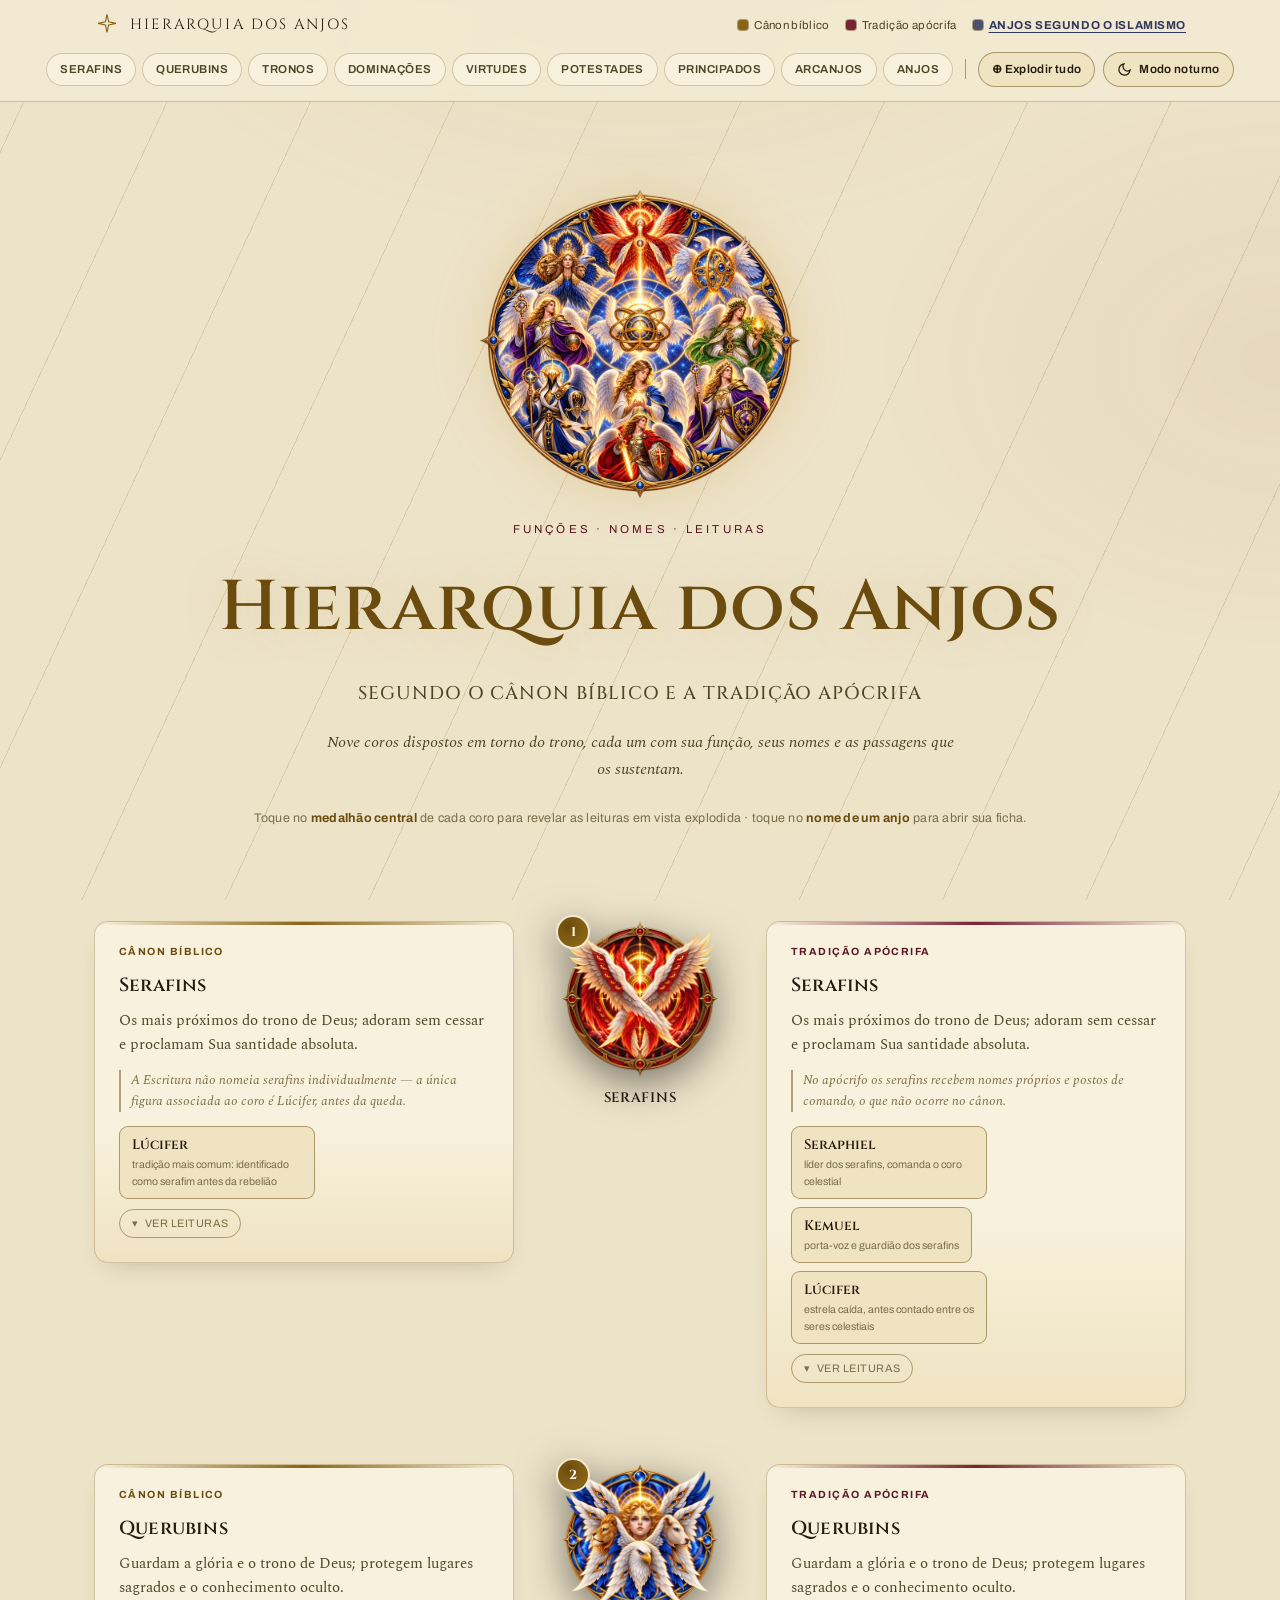
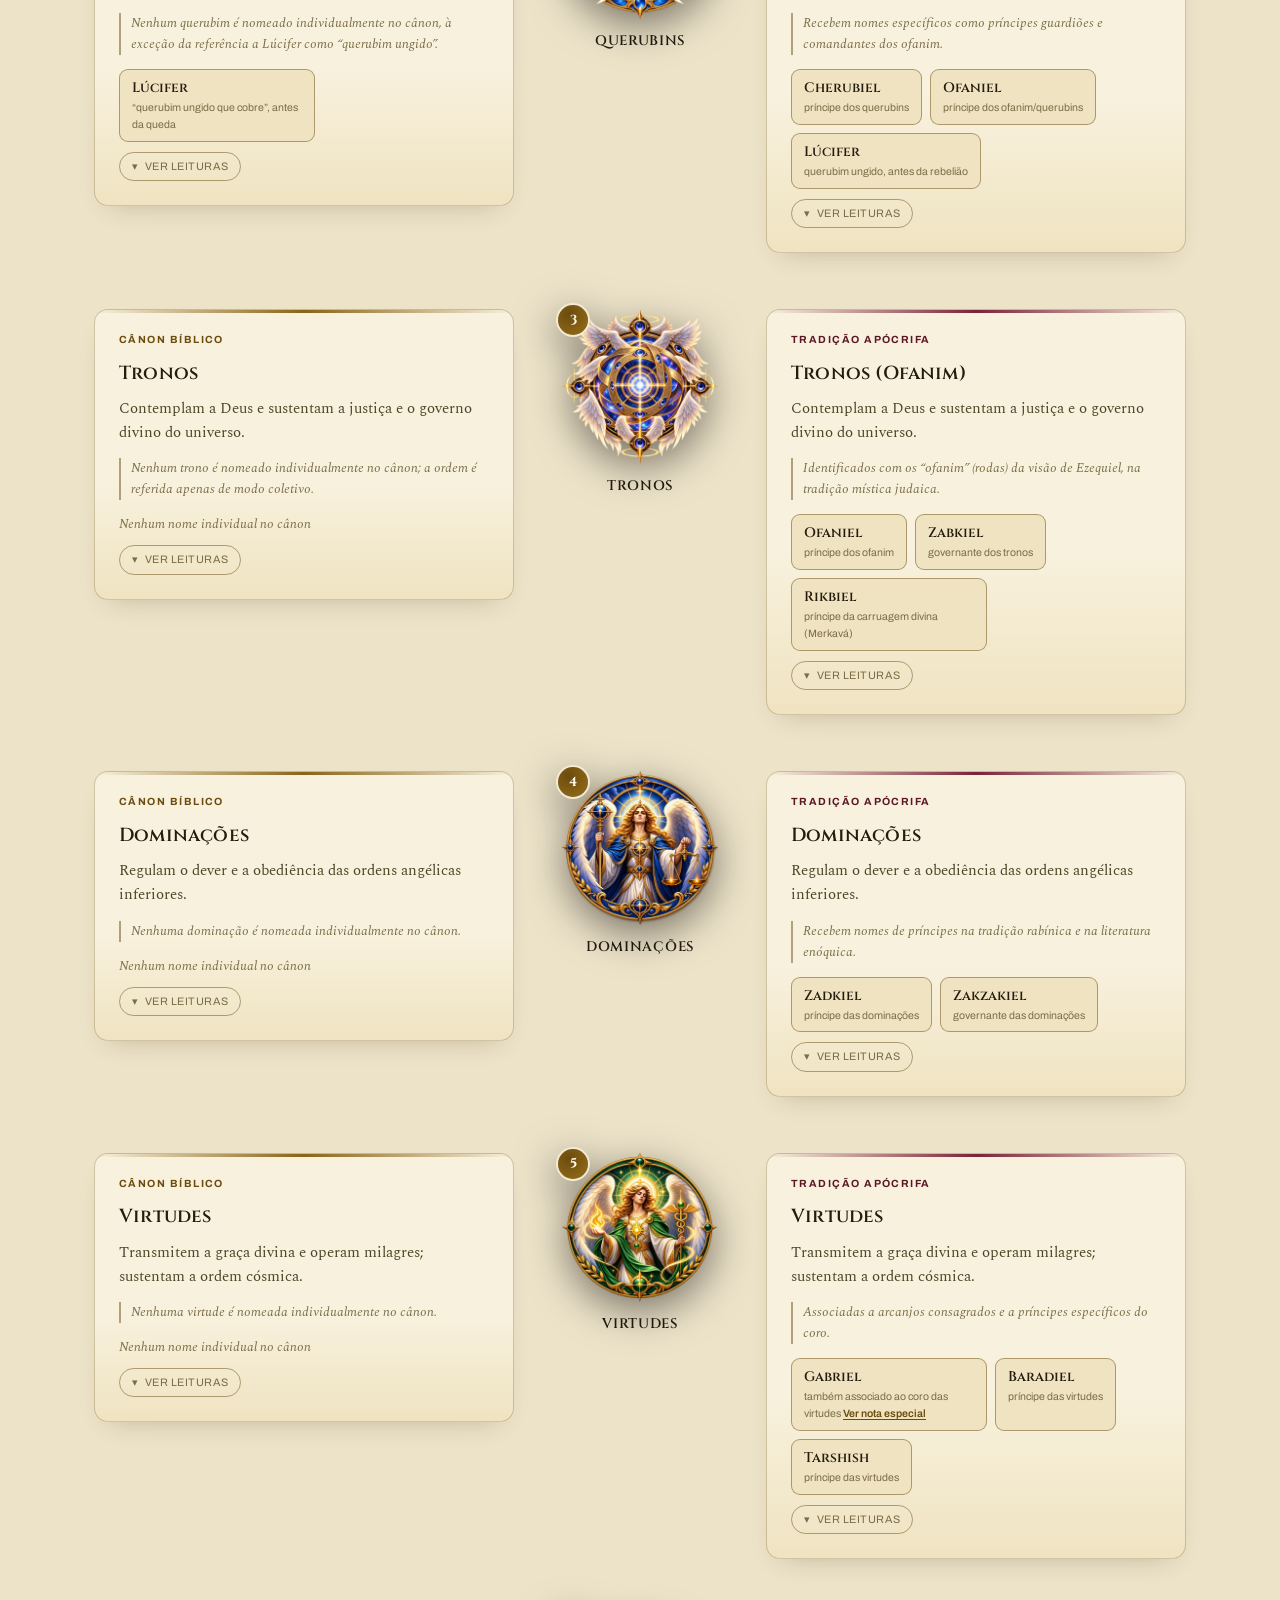
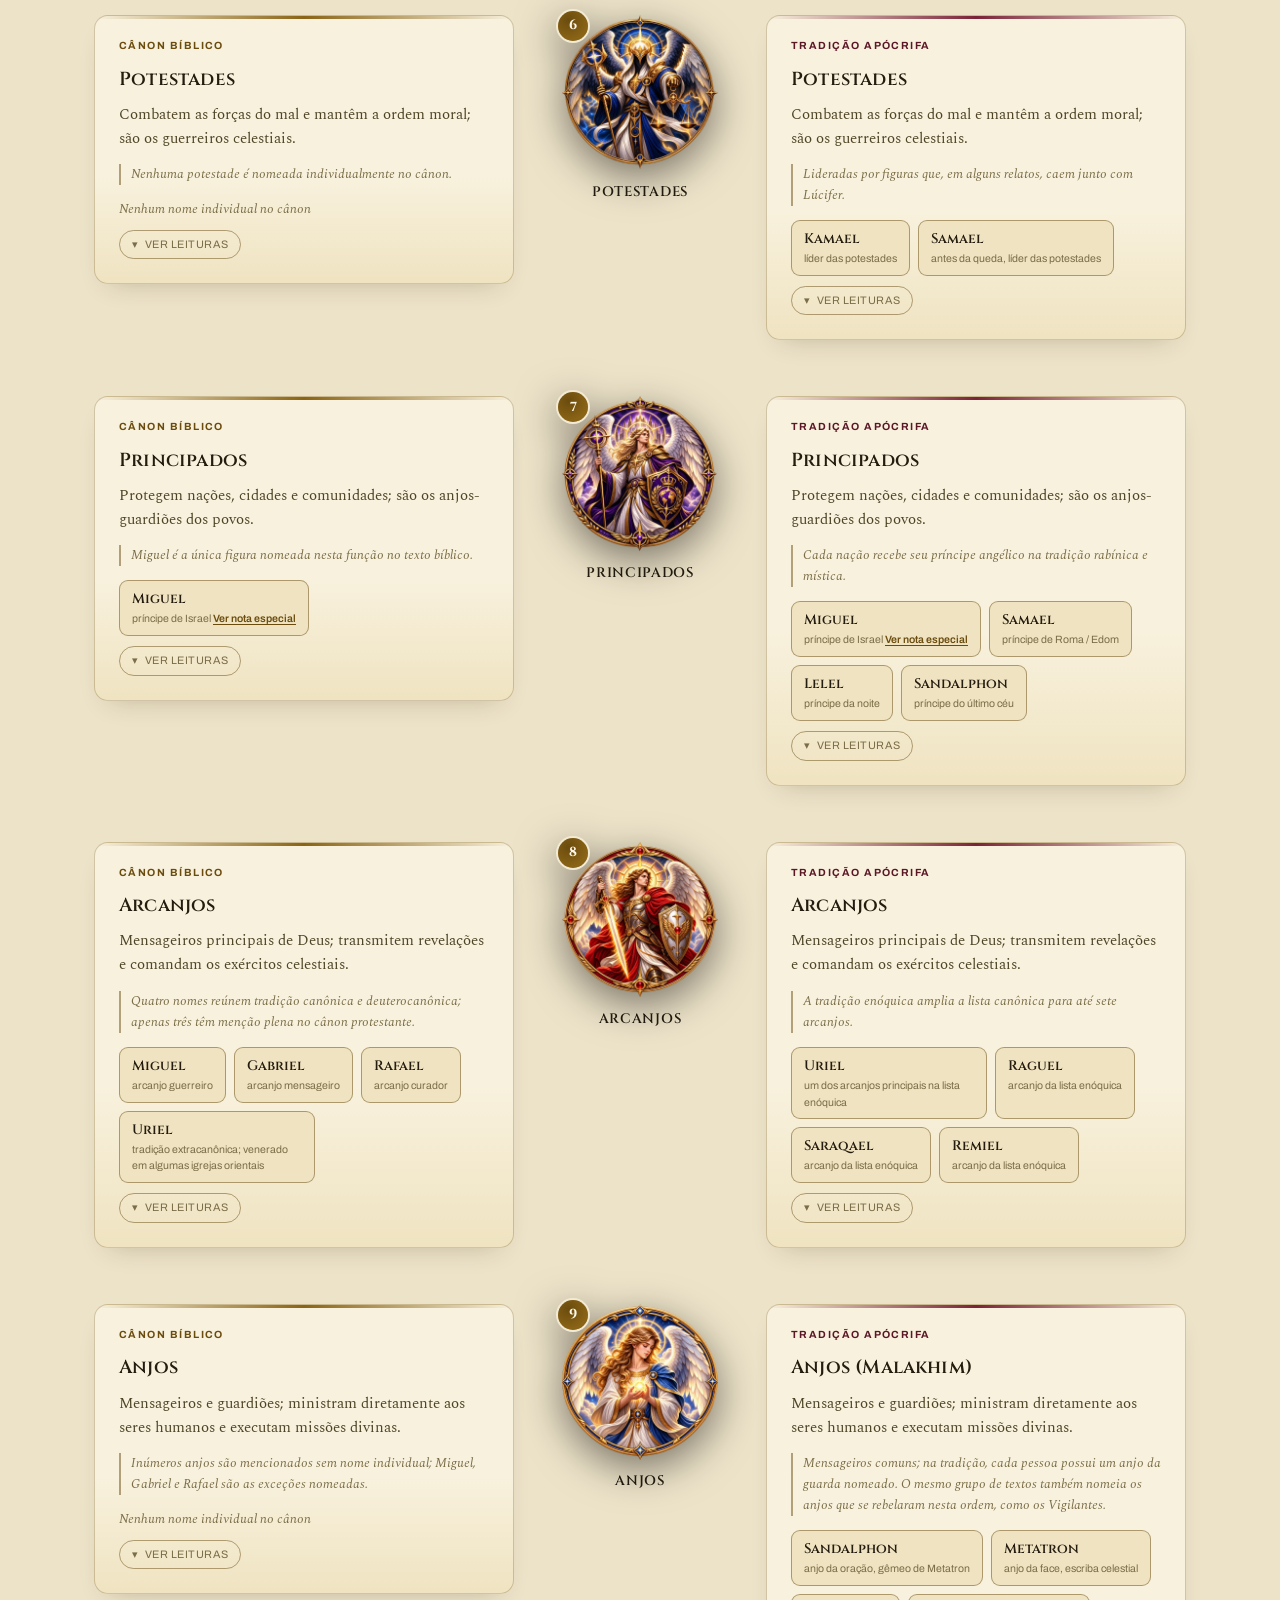
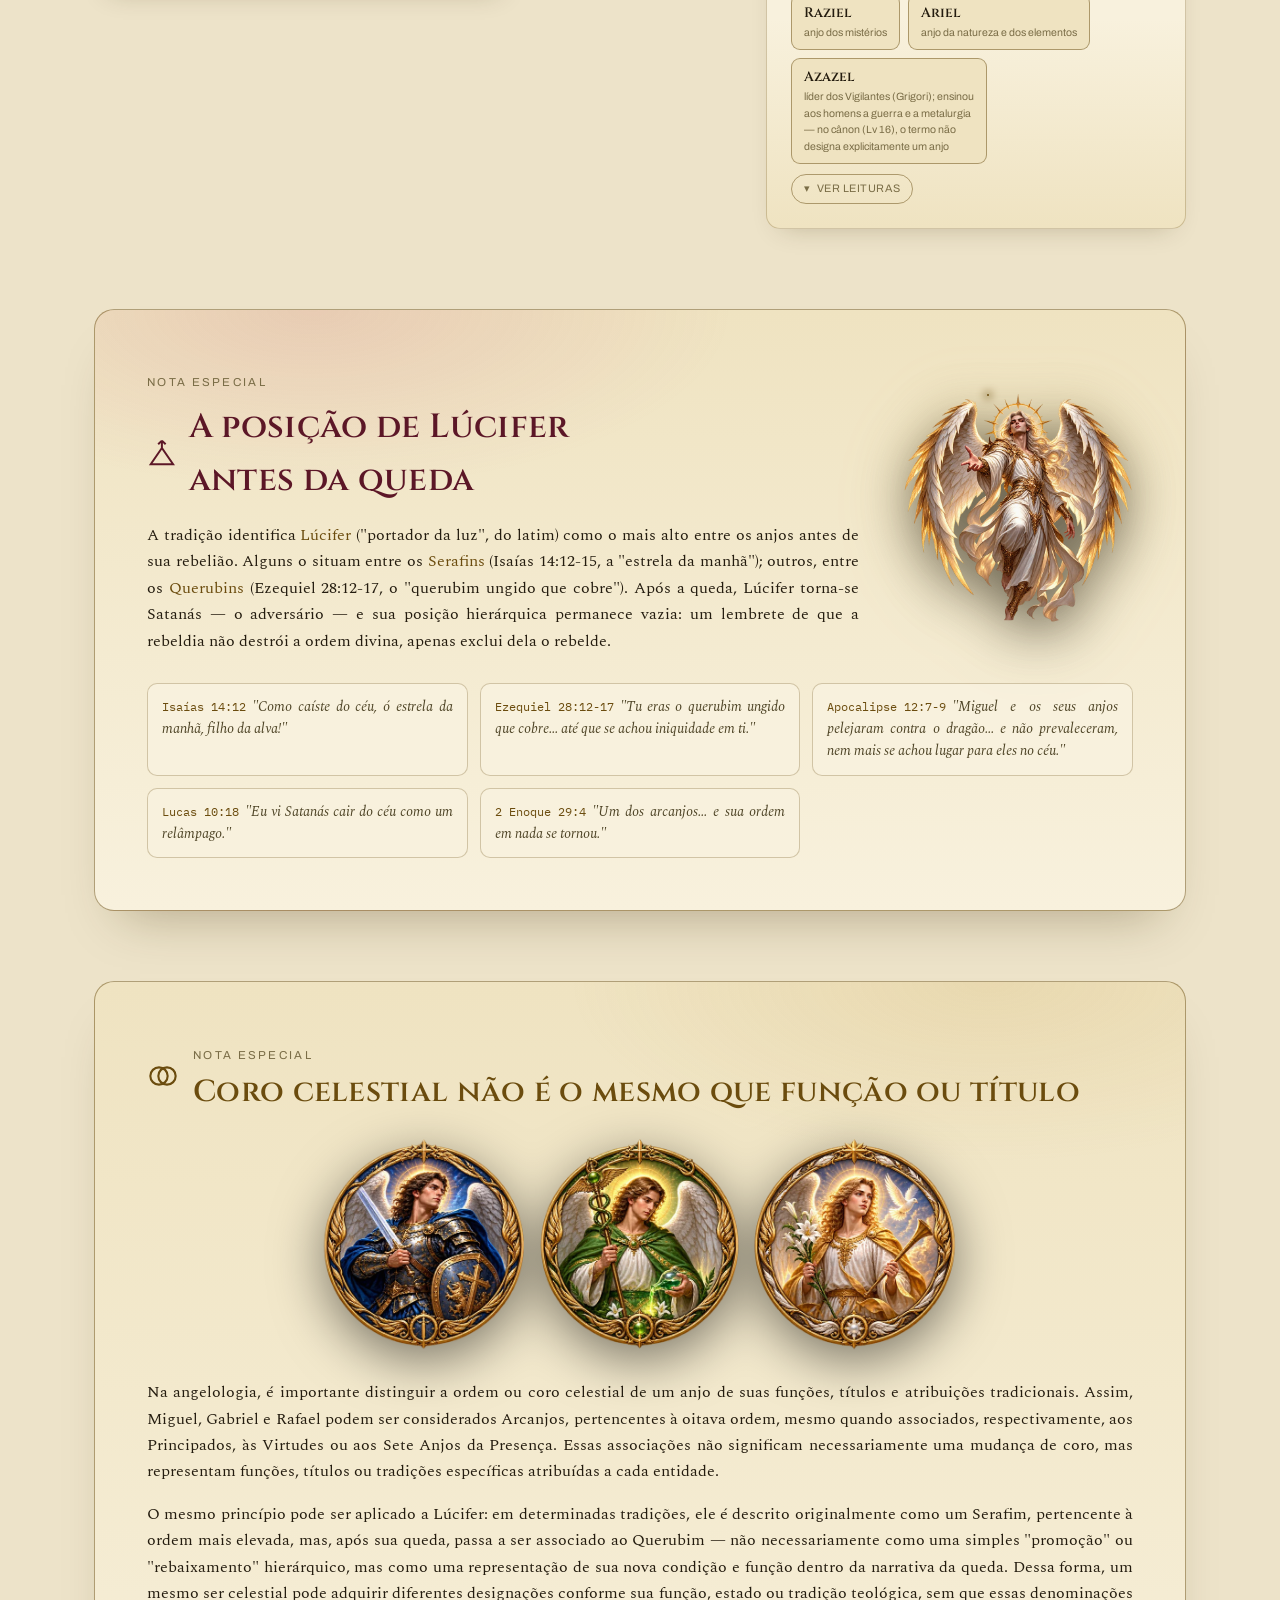
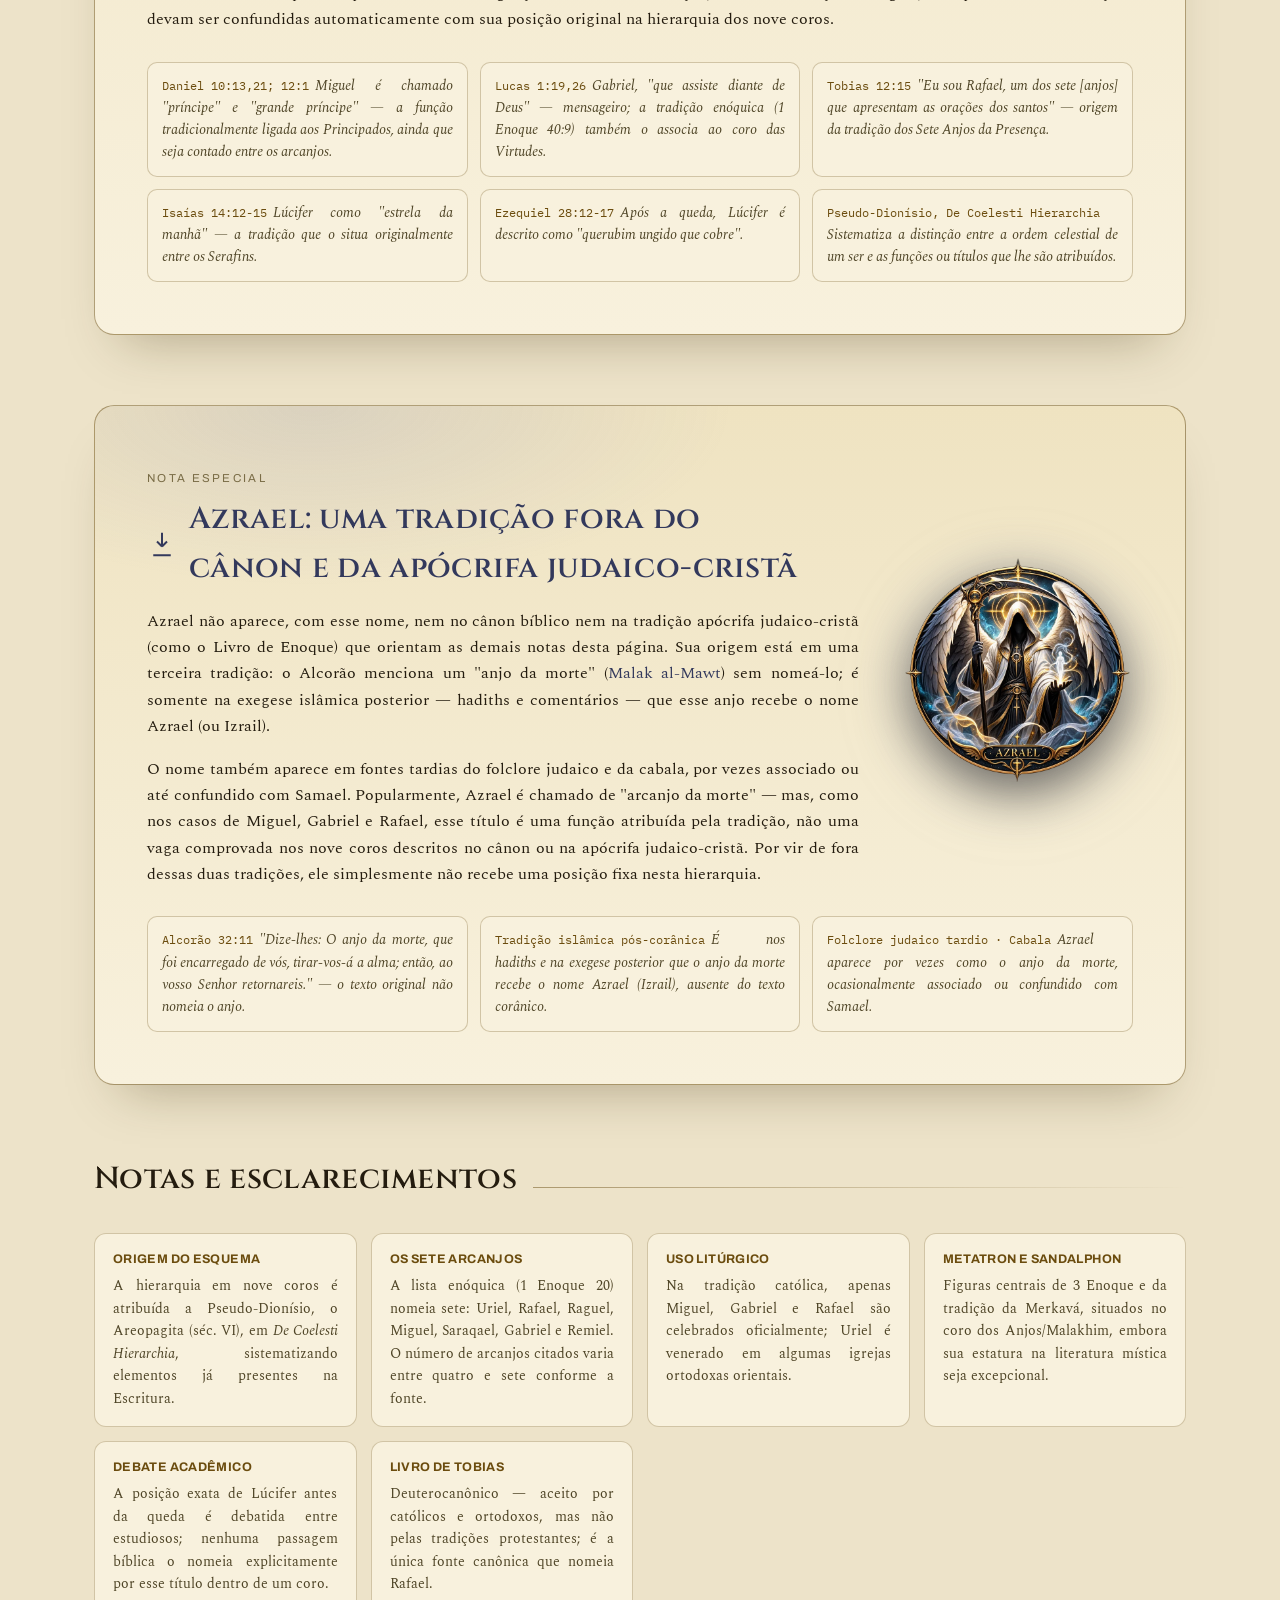
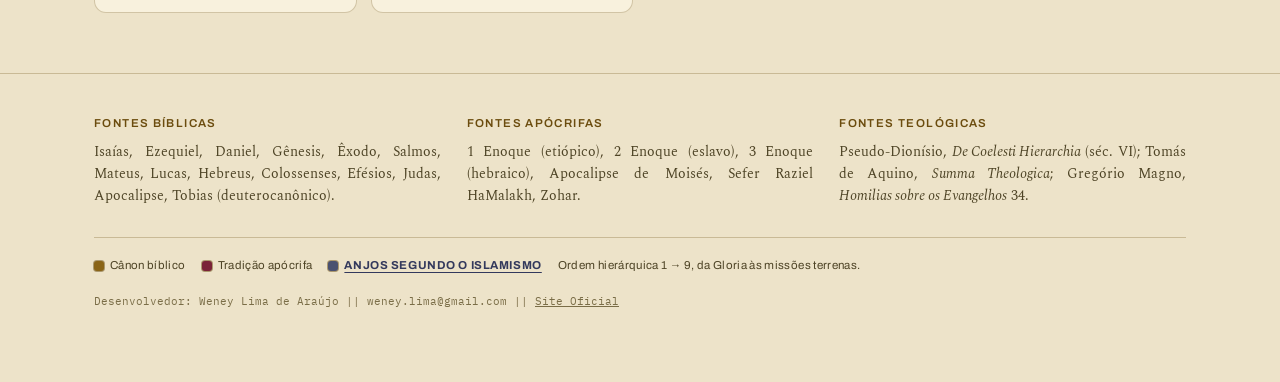
<file: index.html>
<!DOCTYPE html>
<html lang="pt-BR">
<head>
<meta charset="UTF-8">
<meta name="viewport" content="width=device-width, initial-scale=1.0">
<title>Hierarquia dos Anjos</title>
<meta name="description" content="Infográfico interativo dos nove coros angélicos segundo o cânon bíblico e a tradição apócrifa, com vista explodida por clique e fichas de cada anjo.">
<link rel="icon" type="image/png" href="img/favicon.png">
<link rel="apple-touch-icon" href="img/apple-touch-icon.png">
<link rel="stylesheet" href="css/style.css">
</head>
<body>

<div class="page">

<div class="starfield" id="starfield" aria-hidden="true"></div>

<header class="topbar">
  <div class="topbar-inner">
    <div class="brand">
      <svg viewBox="0 0 32 32" fill="none" stroke="currentColor" stroke-width="1.4"><path d="M16 3 L18 12 L27 14 L18 16 L16 25 L14 16 L5 14 L14 12 Z"/></svg>
      <span class="brand-text">Hierarquia dos Anjos</span>
    </div>
    <div class="legend-strip">
      <span class="legend-chip"><i class="canon"></i>Cânon bíblico</span>
      <span class="legend-chip"><i class="apoc"></i>Tradição apócrifa</span>
      <a href="islamismo.html" class="legend-chip islam-link"><i class="islam"></i>Anjos segundo o Islamismo</a>
    </div>
  </div>
  <nav class="ordernav" id="ordernav" aria-label="Menu das ordens angélicas">
    <div class="order-items" id="orderItems"></div>
    <span class="nav-sep" aria-hidden="true"></span>
    <button class="explode-all ui" id="explodeAll" type="button" aria-pressed="false">⊕ Explodir tudo</button>
    <button class="theme-toggle" id="themeToggle" type="button" aria-label="Alternar tema claro/escuro">
      <svg id="themeIcon" viewBox="0 0 24 24" fill="none" stroke="currentColor" stroke-width="2"><path d="M21 12.8A9 9 0 1 1 11.2 3a7 7 0 0 0 9.8 9.8Z"/></svg>
      <span id="themeLabel">Modo noturno</span>
    </button>
  </nav>
</header>

<main class="wrap">

  <section class="hero">
    <img class="rose" src="img/hero.webp" alt="Mandala com os nove coros angélicos reunidos ao redor do trono" width="800" height="770">
    <p class="eyebrow">Funções · nomes · leituras</p>
    <h1>Hierarquia dos Anjos</h1>
    <p class="sub">Segundo o cânon bíblico e a tradição apócrifa</p>
    <p class="lede">Nove coros dispostos em torno do trono, cada um com sua função, seus nomes e as passagens que os sustentam.</p>
    <p class="hint ui">Toque no <b>medalhão central</b> de cada coro para revelar as leituras em vista explodida · toque no <b>nome de um anjo</b> para abrir sua ficha.</p>
  </section>

  <section class="choirs" id="choirs" aria-label="Os nove coros angélicos"></section>

  <section class="lucifer" id="lucifer">
    <div class="lucifer-top">
      <div class="lucifer-content">
        <p class="kicker ui">Nota especial</p>
        <div class="lucifer-head">
          <svg viewBox="0 0 24 24" fill="none" stroke="currentColor" stroke-width="1.6"><path d="M12 2v6M12 2l-3 3M12 2l3 3M12 8 3 21h18L12 8Z"/></svg>
          <h2>A posição de Lúcifer antes da queda</h2>
        </div>
        <p class="body">A tradição identifica <em>Lúcifer</em> ("portador da luz", do latim) como o mais alto entre os anjos antes de sua rebelião. Alguns o situam entre os <em>Serafins</em> (Isaías 14:12-15, a "estrela da manhã"); outros, entre os <em>Querubins</em> (Ezequiel 28:12-17, o "querubim ungido que cobre"). Após a queda, Lúcifer torna-se Satanás — o adversário — e sua posição hierárquica permanece vazia: um lembrete de que a rebeldia não destrói a ordem divina, apenas exclui dela o rebelde.</p>
      </div>
      <div class="lucifer-figure">
        <img src="img/lucifer.webp" alt="Lúcifer, o portador da luz, retratado antes da queda" width="700" height="700" loading="lazy">
      </div>
    </div>
    <div class="lucifer-refs">
      <div class="reading"><span class="cite">Isaías 14:12</span><span class="quote">"Como caíste do céu, ó estrela da manhã, filho da alva!"</span></div>
      <div class="reading"><span class="cite">Ezequiel 28:12-17</span><span class="quote">"Tu eras o querubim ungido que cobre... até que se achou iniquidade em ti."</span></div>
      <div class="reading"><span class="cite">Apocalipse 12:7-9</span><span class="quote">"Miguel e os seus anjos pelejaram contra o dragão... e não prevaleceram, nem mais se achou lugar para eles no céu."</span></div>
      <div class="reading"><span class="cite">Lucas 10:18</span><span class="quote">"Eu vi Satanás cair do céu como um relâmpago."</span></div>
      <div class="reading"><span class="cite">2 Enoque 29:4</span><span class="quote">"Um dos arcanjos... e sua ordem em nada se tornou."</span></div>
    </div>
  </section>

  <section class="orders-note" id="orders-note">
    <div class="orders-note-head">
      <svg viewBox="0 0 24 24" fill="none" stroke="currentColor" stroke-width="1.6"><circle cx="9" cy="12" r="6.5"/><circle cx="15" cy="12" r="6.5"/></svg>
      <div>
        <p class="kicker ui">Nota especial</p>
        <h2>Coro celestial não é o mesmo que função ou título</h2>
      </div>
    </div>
    <div class="orders-note-figure">
      <img src="img/trio-arcanjos.webp" alt="Miguel, Rafael e Gabriel retratados com seus atributos tradicionais — espada, cajado de cura e lírio com trombeta" width="1400" height="467" loading="lazy">
    </div>
    <p class="body">Na angelologia, é importante distinguir a ordem ou coro celestial de um anjo de suas funções, títulos e atribuições tradicionais. Assim, Miguel, Gabriel e Rafael podem ser considerados Arcanjos, pertencentes à oitava ordem, mesmo quando associados, respectivamente, aos Principados, às Virtudes ou aos Sete Anjos da Presença. Essas associações não significam necessariamente uma mudança de coro, mas representam funções, títulos ou tradições específicas atribuídas a cada entidade.</p>
    <p class="body">O mesmo princípio pode ser aplicado a Lúcifer: em determinadas tradições, ele é descrito originalmente como um Serafim, pertencente à ordem mais elevada, mas, após sua queda, passa a ser associado ao Querubim — não necessariamente como uma simples "promoção" ou "rebaixamento" hierárquico, mas como uma representação de sua nova condição e função dentro da narrativa da queda. Dessa forma, um mesmo ser celestial pode adquirir diferentes designações conforme sua função, estado ou tradição teológica, sem que essas denominações devam ser confundidas automaticamente com sua posição original na hierarquia dos nove coros.</p>
    <div class="orders-note-refs">
      <div class="reading"><span class="cite">Daniel 10:13,21; 12:1</span><span class="quote">Miguel é chamado "príncipe" e "grande príncipe" — a função tradicionalmente ligada aos Principados, ainda que seja contado entre os arcanjos.</span></div>
      <div class="reading"><span class="cite">Lucas 1:19,26</span><span class="quote">Gabriel, "que assiste diante de Deus" — mensageiro; a tradição enóquica (1 Enoque 40:9) também o associa ao coro das Virtudes.</span></div>
      <div class="reading"><span class="cite">Tobias 12:15</span><span class="quote">"Eu sou Rafael, um dos sete [anjos] que apresentam as orações dos santos" — origem da tradição dos Sete Anjos da Presença.</span></div>
      <div class="reading"><span class="cite">Isaías 14:12-15</span><span class="quote">Lúcifer como "estrela da manhã" — a tradição que o situa originalmente entre os Serafins.</span></div>
      <div class="reading"><span class="cite">Ezequiel 28:12-17</span><span class="quote">Após a queda, Lúcifer é descrito como "querubim ungido que cobre".</span></div>
      <div class="reading"><span class="cite">Pseudo-Dionísio, De Coelesti Hierarchia</span><span class="quote">Sistematiza a distinção entre a ordem celestial de um ser e as funções ou títulos que lhe são atribuídos.</span></div>
    </div>
  </section>

  <section class="azrael-note" id="azrael-note">
    <div class="azrael-top">
      <div class="azrael-content">
        <p class="kicker ui">Nota especial</p>
        <div class="azrael-head">
          <svg viewBox="0 0 24 24" fill="none" stroke="currentColor" stroke-width="1.6"><path d="M12 3v11M12 14l-4-4M12 14l4-4M5 21h14"/></svg>
          <h2>Azrael: uma tradição fora do cânon e da apócrifa judaico-cristã</h2>
        </div>
        <p class="body">Azrael não aparece, com esse nome, nem no cânon bíblico nem na tradição apócrifa judaico-cristã (como o Livro de Enoque) que orientam as demais notas desta página. Sua origem está em uma terceira tradição: o Alcorão menciona um "anjo da morte" (<em>Malak al-Mawt</em>) sem nomeá-lo; é somente na exegese islâmica posterior — hadiths e comentários — que esse anjo recebe o nome Azrael (ou Izrail).</p>
        <p class="body">O nome também aparece em fontes tardias do folclore judaico e da cabala, por vezes associado ou até confundido com Samael. Popularmente, Azrael é chamado de "arcanjo da morte" — mas, como nos casos de Miguel, Gabriel e Rafael, esse título é uma função atribuída pela tradição, não uma vaga comprovada nos nove coros descritos no cânon ou na apócrifa judaico-cristã. Por vir de fora dessas duas tradições, ele simplesmente não recebe uma posição fixa nesta hierarquia.</p>
      </div>
      <div class="azrael-figure">
        <img src="img/azrael.webp" alt="Azrael, retratado como o anjo da morte, com foice e um espírito luminoso na mão" width="700" height="700" loading="lazy">
      </div>
    </div>
    <div class="azrael-refs">
      <div class="reading"><span class="cite">Alcorão 32:11</span><span class="quote">"Dize-lhes: O anjo da morte, que foi encarregado de vós, tirar-vos-á a alma; então, ao vosso Senhor retornareis." — o texto original não nomeia o anjo.</span></div>
      <div class="reading"><span class="cite">Tradição islâmica pós-corânica</span><span class="quote">É nos hadiths e na exegese posterior que o anjo da morte recebe o nome Azrael (Izrail), ausente do texto corânico.</span></div>
      <div class="reading"><span class="cite">Folclore judaico tardio · Cabala</span><span class="quote">Azrael aparece por vezes como o anjo da morte, ocasionalmente associado ou confundido com Samael.</span></div>
    </div>
  </section>

  <section class="notes" id="notes">
    <div class="section-head"><h2>Notas e esclarecimentos</h2><span class="line"></span></div>
    <div class="notes-grid">
      <div class="note-card"><b>Origem do esquema</b>A hierarquia em nove coros é atribuída a Pseudo-Dionísio, o Areopagita (séc. VI), em <i>De Coelesti Hierarchia</i>, sistematizando elementos já presentes na Escritura.</div>
      <div class="note-card"><b>Os sete arcanjos</b>A lista enóquica (1 Enoque 20) nomeia sete: Uriel, Rafael, Raguel, Miguel, Saraqael, Gabriel e Remiel. O número de arcanjos citados varia entre quatro e sete conforme a fonte.</div>
      <div class="note-card"><b>Uso litúrgico</b>Na tradição católica, apenas Miguel, Gabriel e Rafael são celebrados oficialmente; Uriel é venerado em algumas igrejas ortodoxas orientais.</div>
      <div class="note-card"><b>Metatron e Sandalphon</b>Figuras centrais de 3 Enoque e da tradição da Merkavá, situados no coro dos Anjos/Malakhim, embora sua estatura na literatura mística seja excepcional.</div>
      <div class="note-card"><b>Debate acadêmico</b>A posição exata de Lúcifer antes da queda é debatida entre estudiosos; nenhuma passagem bíblica o nomeia explicitamente por esse título dentro de um coro.</div>
      <div class="note-card"><b>Livro de Tobias</b>Deuterocanônico — aceito por católicos e ortodoxos, mas não pelas tradições protestantes; é a única fonte canônica que nomeia Rafael.</div>
    </div>
  </section>

</main>

<footer class="sources">
  <div class="wrap">
    <div class="src-grid">
      <div class="src-col">
        <h4>Fontes bíblicas</h4>
        <p>Isaías, Ezequiel, Daniel, Gênesis, Êxodo, Salmos, Mateus, Lucas, Hebreus, Colossenses, Efésios, Judas, Apocalipse, Tobias (deuterocanônico).</p>
      </div>
      <div class="src-col">
        <h4>Fontes apócrifas</h4>
        <p>1 Enoque (etiópico), 2 Enoque (eslavo), 3 Enoque (hebraico), Apocalipse de Moisés, Sefer Raziel HaMalakh, Zohar.</p>
      </div>
      <div class="src-col">
        <h4>Fontes teológicas</h4>
        <p>Pseudo-Dionísio, <i>De Coelesti Hierarchia</i> (séc. VI); Tomás de Aquino, <i>Summa Theologica</i>; Gregório Magno, <i>Homilias sobre os Evangelhos</i> 34.</p>
      </div>
    </div>
    <div class="legend-strip footer-legend">
      <span class="legend-chip"><i class="canon"></i>Cânon bíblico</span>
      <span class="legend-chip"><i class="apoc"></i>Tradição apócrifa</span>
      <a href="islamismo.html" class="legend-chip islam-link"><i class="islam"></i>Anjos segundo o Islamismo</a>
      <span class="legend-chip">Ordem hierárquica 1 → 9, da Gloria às missões terrenas.</span>
    </div>
    <p class="colophon">Desenvolvedor: Weney Lima de Araújo || weney.lima@gmail.com || <a href="https://weneylima-source.github.io/portfolio/" target="_blank">Site Oficial</a></p>
  </div>
</footer>

</div>

<div class="modal-backdrop" id="modalBackdrop">
  <div class="modal-card" id="modalCard" role="dialog" aria-modal="true" aria-labelledby="modalName">
    <svg class="arch" viewBox="0 0 60 34" fill="none" stroke="currentColor" stroke-width="1.2"><path d="M2 34C2 14 16 2 30 2S58 14 58 34"/></svg>
    <button class="modal-close" id="modalClose" type="button" aria-label="Fechar">
      <svg viewBox="0 0 24 24" width="15" height="15" fill="none" stroke="currentColor" stroke-width="2"><path d="M6 6l12 12M18 6L6 18"/></svg>
    </button>
    <p class="modal-kicker" id="modalKicker">Ficha angelical</p>
    <h3 class="modal-name" id="modalName">—</h3>
    <dl class="modal-fields">
      <div class="modal-field"><dt>Origem</dt><dd id="modalOrigin"></dd></div>
      <div class="modal-field"><dt>Função</dt><dd id="modalFunction"></dd></div>
      <div class="modal-field"><dt>Hierarquia</dt><dd id="modalHierarchy"></dd></div>
      <div class="modal-field"><dt>Referência</dt><dd id="modalRefs" class="refs"></dd></div>
    </dl>
  </div>
</div>

<script src="js/script.js"></script>
</body>
</html>
</file>
<file: css/style.css>
/* ============================================================
   Hierarquia dos Anjos — folha de estilos
   ============================================================ */

/* ============ SELF-HOSTED FONTS (no external requests) ============ */
@font-face{ font-family:"Cinzel"; font-style:normal; font-weight:400; font-display:swap; src:url("../fonts/cinzel-400.woff2") format("woff2"); }
@font-face{ font-family:"Cinzel"; font-style:normal; font-weight:500; font-display:swap; src:url("../fonts/cinzel-500.woff2") format("woff2"); }
@font-face{ font-family:"Cinzel"; font-style:normal; font-weight:600; font-display:swap; src:url("../fonts/cinzel-600.woff2") format("woff2"); }
@font-face{ font-family:"Cinzel"; font-style:normal; font-weight:700; font-display:swap; src:url("../fonts/cinzel-700.woff2") format("woff2"); }
@font-face{ font-family:"Cinzel"; font-style:normal; font-weight:900; font-display:swap; src:url("../fonts/cinzel-900.woff2") format("woff2"); }
@font-face{ font-family:"Spectral"; font-style:normal; font-weight:400; font-display:swap; src:url("../fonts/spectral-400.woff2") format("woff2"); }
@font-face{ font-family:"Spectral"; font-style:normal; font-weight:500; font-display:swap; src:url("../fonts/spectral-500.woff2") format("woff2"); }
@font-face{ font-family:"Spectral"; font-style:normal; font-weight:600; font-display:swap; src:url("../fonts/spectral-600.woff2") format("woff2"); }
@font-face{ font-family:"Spectral"; font-style:normal; font-weight:700; font-display:swap; src:url("../fonts/spectral-700.woff2") format("woff2"); }
@font-face{ font-family:"Spectral"; font-style:italic; font-weight:400; font-display:swap; src:url("../fonts/spectral-400-italic.woff2") format("woff2"); }
@font-face{ font-family:"Spectral"; font-style:italic; font-weight:600; font-display:swap; src:url("../fonts/spectral-600-italic.woff2") format("woff2"); }
@font-face{ font-family:"Archivo"; font-style:normal; font-weight:400; font-display:swap; src:url("../fonts/archivo-400.woff2") format("woff2"); }
@font-face{ font-family:"Archivo"; font-style:normal; font-weight:500; font-display:swap; src:url("../fonts/archivo-500.woff2") format("woff2"); }
@font-face{ font-family:"Archivo"; font-style:normal; font-weight:600; font-display:swap; src:url("../fonts/archivo-600.woff2") format("woff2"); }
@font-face{ font-family:"Archivo"; font-style:normal; font-weight:700; font-display:swap; src:url("../fonts/archivo-700.woff2") format("woff2"); }
@font-face{ font-family:"Archivo"; font-style:normal; font-weight:800; font-display:swap; src:url("../fonts/archivo-800.woff2") format("woff2"); }
@font-face{ font-family:"IBM Plex Mono"; font-style:normal; font-weight:400; font-display:swap; src:url("../fonts/ibmplexmono-400.woff2") format("woff2"); }
@font-face{ font-family:"IBM Plex Mono"; font-style:normal; font-weight:500; font-display:swap; src:url("../fonts/ibmplexmono-500.woff2") format("woff2"); }
@font-face{ font-family:"IBM Plex Mono"; font-style:normal; font-weight:600; font-display:swap; src:url("../fonts/ibmplexmono-600.woff2") format("woff2"); }/* ============ TOKENS ============ */
/* Dark-first: bare :root carries the complete dark (night-nave) palette. */
:root{
  --ground:#0a0c16;
  --nave:#0d1120;
  --surface:#131a2e;
  --surface-2:#1a2340;
  --surface-3:#212b4d;
  --line: rgba(201,164,84,.20);
  --line-strong: rgba(201,164,84,.4);
  --ink:#ece5d3;
  --ink-dim:#9aa2c4;
  --ink-faint:#6b7295;
  --gold:#c9a454;
  --gold-bright:#e9c876;
  --gold-ink:#171106;
  --wine:#8a3348;
  --wine-bright:#c4536b;
  --wine-ink:#fbe9ed;
  --slate:#5b6591;
  --slate-bright:#a7b0dd;
  --shadow: 0 30px 60px -25px rgba(0,0,0,.7);
  --shadow-soft: 0 14px 34px -18px rgba(0,0,0,.6);
  --glow-gold: 0 0 0 1px var(--line-strong), 0 0 28px -6px rgba(201,164,84,.55);
  --glow-wine: 0 0 0 1px rgba(196,83,107,.4), 0 0 28px -6px rgba(196,83,107,.45);
  color-scheme: dark;
}
@media (prefers-color-scheme: light){
  :root:not([data-theme="dark"]){
    --ground:#ede3c9;
    --nave:#f3ead3;
    --surface:#f8f1dd;
    --surface-2:#efe3c1;
    --surface-3:#e6d7ab;
    --line: rgba(107,79,20,.28);
    --line-strong: rgba(107,79,20,.5);
    --ink:#241c0f;
    --ink-dim:#4e4426;
    --ink-faint:#7a6d47;
    --gold:#8a6416;
    --gold-bright:#6b4c0e;
    --gold-ink:#fff9ec;
    --wine:#7a2338;
    --wine-bright:#5c1727;
    --wine-ink:#fdf1f2;
    --slate:#4a5170;
    --slate-bright:#33395c;
    --shadow: 0 30px 50px -28px rgba(60,45,10,.35);
    --shadow-soft: 0 12px 26px -16px rgba(60,45,10,.3);
    --glow-gold: 0 0 0 1px var(--line-strong), 0 0 22px -8px rgba(138,100,22,.4);
    --glow-wine: 0 0 0 1px rgba(122,35,56,.35), 0 0 22px -8px rgba(122,35,56,.35);
    color-scheme: light;
  }
}
:root[data-theme="light"]{
  --ground:#ede3c9; --nave:#f3ead3; --surface:#f8f1dd; --surface-2:#efe3c1; --surface-3:#e6d7ab;
  --line: rgba(107,79,20,.28); --line-strong: rgba(107,79,20,.5);
  --ink:#241c0f; --ink-dim:#4e4426; --ink-faint:#7a6d47;
  --gold:#8a6416; --gold-bright:#6b4c0e; --gold-ink:#fff9ec;
  --wine:#7a2338; --wine-bright:#5c1727; --wine-ink:#fdf1f2;
  --slate:#4a5170; --slate-bright:#33395c;
  --shadow: 0 30px 50px -28px rgba(60,45,10,.35); --shadow-soft: 0 12px 26px -16px rgba(60,45,10,.3);
  --glow-gold: 0 0 0 1px var(--line-strong), 0 0 22px -8px rgba(138,100,22,.4);
  --glow-wine: 0 0 0 1px rgba(122,35,56,.35), 0 0 22px -8px rgba(122,35,56,.35);
  color-scheme: light;
}
:root[data-theme="dark"]{
  --ground:#0a0c16; --nave:#0d1120; --surface:#131a2e; --surface-2:#1a2340; --surface-3:#212b4d;
  --line: rgba(201,164,84,.20); --line-strong: rgba(201,164,84,.4);
  --ink:#ece5d3; --ink-dim:#9aa2c4; --ink-faint:#6b7295;
  --gold:#c9a454; --gold-bright:#e9c876; --gold-ink:#171106;
  --wine:#8a3348; --wine-bright:#c4536b; --wine-ink:#fbe9ed;
  --slate:#5b6591; --slate-bright:#a7b0dd;
  --shadow: 0 30px 60px -25px rgba(0,0,0,.7); --shadow-soft: 0 14px 34px -18px rgba(0,0,0,.6);
  --glow-gold: 0 0 0 1px var(--line-strong), 0 0 28px -6px rgba(201,164,84,.55);
  --glow-wine: 0 0 0 1px rgba(196,83,107,.4), 0 0 28px -6px rgba(196,83,107,.45);
  color-scheme: dark;
}

/* ============ BASE ============ */
*,*::before,*::after{ box-sizing:border-box; }
html{ scroll-behavior:smooth; overflow-x:hidden; }
@media (prefers-reduced-motion: reduce){ html{ scroll-behavior:auto; } *{ animation-duration:.001ms !important; animation-iteration-count:1 !important; transition-duration:.001ms !important; } }
body{
  margin:0; background:var(--ground); color:var(--ink);
  font-family:"Spectral",Georgia,"Times New Roman",serif;
  font-size:16px; line-height:1.6;
}
::selection{ background:var(--gold); color:var(--gold-ink); }
a{ color:inherit; }
h1,h2,h3,h4{ font-family:"Cinzel",Cambria,serif; font-weight:600; letter-spacing:.01em; text-wrap:balance; margin:0; }
.mono{ font-family:"IBM Plex Mono","SFMono-Regular",Menlo,monospace; }
.ui{ font-family:"Archivo",system-ui,sans-serif; }
button{ font:inherit; }
img{ max-width:100%; }
:focus-visible{ outline:2px solid var(--gold-bright); outline-offset:3px; border-radius:4px; }

.page{ position:relative; }

/* faint architectural backdrop: tracery grid + vignette */
.page::before{
  content:""; position:fixed; inset:0; z-index:0; pointer-events:none;
  background:
    radial-gradient(ellipse 900px 500px at 50% -6%, rgba(201,164,84,.14), transparent 60%),
    radial-gradient(ellipse 700px 500px at 100% 40%, rgba(138,51,72,.10), transparent 60%),
    repeating-linear-gradient(115deg, transparent 0 64px, var(--line) 64px 65px, transparent 65px 130px);
  opacity:.55;
}
:root[data-theme="light"] .page::before{ opacity:.4; }

.wrap{ max-width:1180px; margin:0 auto; padding:0 clamp(16px,4vw,44px); position:relative; z-index:1; }

/* falling starfield: tiny motes drifting straight down behind all content */
.starfield{ position:fixed; inset:0; overflow:hidden; pointer-events:none; z-index:0; }
.star{
  position:absolute; top:-4vh; left:0; border-radius:50%;
  background:var(--gold-bright); box-shadow:0 0 4px 1px color-mix(in srgb, var(--gold-bright) 65%, transparent);
  animation-name:starfall; animation-timing-function:linear; animation-iteration-count:infinite;
  will-change:transform, opacity;
}
@keyframes starfall{
  0%{ transform:translateY(0); opacity:0; }
  8%{ opacity:var(--star-op,.7); }
  92%{ opacity:var(--star-op,.7); }
  100%{ transform:translateY(112vh); opacity:0; }
}
@media (prefers-reduced-motion: reduce){
  .star{ display:none; }
}

/* ============ TOPBAR ============ */
.topbar{
  position:sticky; top:0; z-index:40;
  background:color-mix(in srgb, var(--nave) 88%, transparent);
  backdrop-filter:blur(10px);
  border-bottom:1px solid var(--line);
}
.topbar-inner{ max-width:1180px; margin:0 auto; padding:12px clamp(16px,4vw,44px) 4px; display:flex; align-items:center; gap:16px; flex-wrap:wrap; }
.brand{ display:flex; align-items:center; gap:10px; }
.brand svg{ width:26px; height:26px; color:var(--gold); flex:none; }
.brand-text{ font-family:"Cinzel"; font-size:.92rem; letter-spacing:.14em; text-transform:uppercase; color:var(--ink); }
.legend-chip{ display:inline-flex; align-items:center; gap:6px; font-family:"Archivo"; font-size:.72rem; letter-spacing:.03em; color:var(--ink-dim); }
.legend-chip i{ width:10px; height:10px; border-radius:3px; display:inline-block; box-shadow:0 0 0 1px var(--line-strong); }
.legend-chip i.canon{ background:var(--gold); }
.legend-chip i.apoc{ background:var(--wine); }
.legend-chip i.fall{ background:linear-gradient(135deg,var(--gold),var(--wine)); }
.legend-chip i.islam{ background:var(--slate); }
.legend-strip{ display:flex; gap:16px; flex-wrap:wrap; margin-left:auto; }
a.legend-chip.islam-link{
  color:var(--slate-bright); text-decoration:underline; text-underline-offset:3px;
  font-weight:700; text-transform:uppercase; letter-spacing:.05em; cursor:pointer;
  transition:opacity .2s ease;
}
a.legend-chip.islam-link:hover{ opacity:.75; }

/* centered order menu: order names, then the explode/theme buttons at its end */
.ordernav{
  width:100%; display:flex; align-items:center; justify-content:center; flex-wrap:wrap; gap:8px;
  padding:10px clamp(16px,4vw,44px) 14px;
}
.order-items{ display:flex; align-items:center; justify-content:center; flex-wrap:wrap; gap:6px; }
.nav-item{
  cursor:pointer; background:var(--surface); color:var(--ink-dim); border:1px solid var(--line);
  padding:6px 13px; border-radius:999px; font-family:"Archivo"; font-size:.72rem; font-weight:600; letter-spacing:.04em; text-transform:uppercase;
  transition:transform .2s ease, box-shadow .2s ease, color .2s ease, background .2s ease, border-color .2s ease;
}
.nav-item:hover{ color:var(--gold-bright); border-color:var(--gold); box-shadow:var(--glow-gold); transform:translateY(-2px); background:var(--surface-2); }
.nav-sep{ width:1px; height:20px; background:var(--line-strong); margin:0 4px; flex:none; }

.theme-toggle, .explode-all{
  display:inline-flex; align-items:center; gap:7px; cursor:pointer;
  background:var(--surface-2); color:var(--ink); border:1px solid var(--line-strong);
  padding:7px 13px; border-radius:999px; font-family:"Archivo"; font-size:.74rem; font-weight:600; letter-spacing:.03em;
  transition:box-shadow .2s ease, transform .2s ease, background .2s ease, color .2s ease;
}
.theme-toggle:hover, .explode-all:hover{ box-shadow:var(--glow-gold); transform:translateY(-2px); color:var(--gold-bright); }
.theme-toggle svg{ width:15px; height:15px; }
.explode-all.is-on{ background:var(--gold); color:var(--gold-ink); border-color:var(--gold); }

/* ============ HERO ============ */
.hero{ padding:clamp(48px,8vw,88px) 0 clamp(40px,6vw,60px); text-align:center; position:relative; }
.rose{ width:min(320px,62vw); height:auto; margin:0 auto 22px; display:block; filter:drop-shadow(0 0 26px rgba(201,164,84,.32)); }
@media (prefers-reduced-motion:no-preference){
  .rose{ animation:rosepulse 7s ease-in-out infinite; }
}
@keyframes rosepulse{
  0%,100%{ filter:drop-shadow(0 0 22px rgba(201,164,84,.26)); }
  50%{ filter:drop-shadow(0 0 44px rgba(201,164,84,.5)); }
}
.eyebrow{ font-family:"Archivo"; font-size:.72rem; letter-spacing:.28em; text-transform:uppercase; color:var(--wine-bright); margin-bottom:14px; }
.hero h1{ font-size:clamp(2.4rem,6vw,4.4rem); color:var(--gold-bright); text-shadow:0 0 40px rgba(201,164,84,.25); }
.hero .sub{ font-family:"Cinzel"; font-weight:500; font-size:clamp(.95rem,2vw,1.15rem); letter-spacing:.05em; color:var(--ink-dim); margin-top:14px; text-transform:uppercase; }
.hero p.lede{ max-width:640px; margin:22px auto 0; color:var(--ink-dim); font-size:1.02rem; font-style:italic; }
.hero .hint{ margin-top:26px; font-family:"Archivo"; font-size:.78rem; color:var(--ink-faint); letter-spacing:.02em; }
.hero .hint b{ color:var(--gold-bright); font-weight:700; }

/* ============ SECTION HEADERS ============ */
.section-head{ display:flex; align-items:baseline; gap:16px; margin:0 0 30px; }
.section-head h2{ font-size:clamp(1.4rem,3vw,1.9rem); color:var(--ink); }
.section-head .line{ flex:1; height:1px; background:linear-gradient(90deg,var(--line-strong),transparent); }
.section-head .idx{ font-family:"IBM Plex Mono"; font-size:.78rem; color:var(--ink-faint); }

/* ============ CHOIR ROWS ============ */
.choirs{ padding:20px 0 10px; display:flex; flex-direction:column; gap:56px; }
.choir-row{ perspective:1600px; scroll-margin-top:90px; }
.choir-grid{
  display:grid; grid-template-columns:1fr 200px 1fr; gap:26px; align-items:start;
  transition:gap .55s cubic-bezier(.2,.8,.2,1);
}
.choir-row.is-exploded .choir-grid{ gap:40px; }

/* medallion = the order's illustrated seal, lifted from the supplied artwork set */
.medallion{
  grid-column:2; align-self:start;
  cursor:pointer; user-select:none; background:none; border:none; padding:0;
  display:flex; flex-direction:column; align-items:center; gap:10px; width:100%;
  transition:transform .6s cubic-bezier(.2,.8,.2,1), filter .4s ease;
}
.medallion:hover{ transform:translateY(-4px) scale(1.04); }
.choir-row.is-exploded .medallion{ transform:translateZ(64px) scale(1.1); }
.badge-frame{ position:relative; width:min(78%,168px); filter:drop-shadow(0 12px 20px rgba(0,0,0,.5)); transition:filter .4s ease; }
.medallion:hover .badge-frame{ filter:drop-shadow(0 0 24px rgba(201,164,84,.55)); }
.badge-frame img{ display:block; width:100%; height:auto; }
.badge-frame .num-chip{
  position:absolute; top:-4px; left:-4px; width:30px; height:30px; border-radius:50%;
  background:radial-gradient(circle at 35% 30%, var(--gold-bright), var(--gold) 70%);
  color:var(--gold-ink); font-family:"Cinzel"; font-weight:700; font-size:.82rem;
  display:flex; align-items:center; justify-content:center; box-shadow:0 0 0 2px var(--nave), var(--shadow-soft);
}
.medal-name{ font-family:"Cinzel"; font-weight:600; font-size:.86rem; letter-spacing:.05em; text-transform:uppercase; color:var(--ink); text-align:center; }

.plate{
  background:linear-gradient(180deg, var(--surface), var(--surface) 60%, var(--surface-2));
  border:1px solid var(--line); border-radius:14px; padding:22px 24px 24px;
  box-shadow:var(--shadow-soft);
  transition:transform .6s cubic-bezier(.2,.8,.2,1), box-shadow .5s ease, border-color .3s ease;
  position:relative; overflow:hidden;
}
.plate::before{ content:""; position:absolute; inset:0 0 auto 0; height:3px; }
.plate-canon::before{ background:linear-gradient(90deg,transparent,var(--gold),transparent); }
.plate-apoc::before{ background:linear-gradient(90deg,transparent,var(--wine),transparent); }
.choir-row.is-exploded .plate-canon{ transform:translateZ(-46px) translateX(-8px) rotateY(4.5deg); }
.choir-row.is-exploded .plate-apoc{ transform:translateZ(-46px) translateX(8px) rotateY(-4.5deg); }
.plate:hover{ box-shadow:var(--shadow); }

.plate-kicker{ display:flex; align-items:center; justify-content:space-between; gap:10px; margin-bottom:10px; }
.plate-kicker .tag{ font-family:"Archivo"; font-size:.65rem; letter-spacing:.14em; text-transform:uppercase; font-weight:700; }
.plate-canon .tag{ color:var(--gold-bright); }
.plate-apoc .tag{ color:var(--wine-bright); }
.plate h3{ font-size:1.18rem; color:var(--ink); margin-bottom:2px; }
.plate .desc{ color:var(--ink-dim); font-size:.94rem; margin:8px 0 12px; }
.plate .note{ font-size:.82rem; color:var(--ink-faint); font-style:italic; margin-bottom:14px; border-left:2px solid var(--line-strong); padding-left:10px; }

.names{ display:flex; flex-wrap:wrap; gap:8px; margin-bottom:4px; }
.names .empty{ font-size:.82rem; color:var(--ink-faint); font-style:italic; }
.angel-chip{
  display:inline-flex; flex-direction:column; align-items:flex-start; gap:1px;
  background:var(--surface-2); border:1px solid var(--line-strong); border-radius:9px;
  padding:7px 12px; cursor:pointer; text-align:left;
  transition:transform .18s ease, box-shadow .18s ease, background .18s ease, border-color .18s ease;
  color:var(--ink);
}
.plate-canon .angel-chip:hover{ box-shadow:var(--glow-gold); border-color:var(--gold); transform:translateY(-3px); background:var(--surface-3); }
.plate-apoc .angel-chip:hover{ box-shadow:var(--glow-wine); border-color:var(--wine); transform:translateY(-3px); background:var(--surface-3); }
.angel-chip .nm{ font-family:"Cinzel"; font-size:.86rem; font-weight:600; }
.angel-chip .role{ font-family:"Archivo"; font-size:.66rem; color:var(--ink-faint); max-width:170px; }
.note-link{ color:var(--gold-bright); text-decoration:underline; text-underline-offset:2px; font-weight:600; cursor:pointer; }
.note-link:hover{ color:var(--gold); }

.readings{ max-height:0; opacity:0; overflow:hidden; transform:translateY(-6px); transition:max-height .55s ease, opacity .45s ease, transform .5s ease, margin .5s ease, padding .5s ease; margin-top:0; }
.choir-row.is-exploded .readings{ max-height:900px; opacity:1; transform:translateY(0); margin-top:16px; padding-top:14px; border-top:1px dashed var(--line-strong); }
.readings .rd-label{ font-family:"Archivo"; font-size:.62rem; letter-spacing:.14em; text-transform:uppercase; color:var(--ink-faint); margin-bottom:8px; }
.reading{ margin-bottom:10px; font-size:.87rem; }
.reading .cite{ display:inline-block; font-family:"IBM Plex Mono"; font-size:.72rem; color:var(--gold-bright); margin-right:6px; }
.plate-apoc .reading .cite{ color:var(--wine-bright); }
.reading .quote{ font-style:italic; color:var(--ink-dim); }

.explode-btn{
  margin-top:6px; display:inline-flex; align-items:center; gap:6px; background:none; border:1px solid var(--line-strong);
  color:var(--ink-faint); font-family:"Archivo"; font-size:.68rem; letter-spacing:.05em; text-transform:uppercase;
  border-radius:999px; padding:5px 12px; cursor:pointer; transition:all .2s ease;
}
.explode-btn:hover{ color:var(--gold-bright); border-color:var(--gold); }
.explode-btn .arrow{ display:inline-block; transition:transform .4s ease; }
.choir-row.is-exploded .explode-btn .arrow{ transform:rotate(180deg); }

@media (max-width:880px){
  .choir-grid{ grid-template-columns:1fr; }
  .medallion{ grid-column:1; position:static; max-width:280px; margin:0 auto; }
  .choir-row.is-exploded .medallion{ transform:none; }
  .choir-row.is-exploded .plate-canon, .choir-row.is-exploded .plate-apoc{ transform:none; }
}

/* ============ LUCIFER FEATURE ============ */
.lucifer{
  margin:70px 0; border-radius:20px; padding:clamp(30px,5vw,52px);
  background:
    radial-gradient(ellipse 700px 300px at 20% 0%, rgba(196,83,107,.16), transparent 60%),
    linear-gradient(180deg,var(--surface-2),var(--surface));
  border:1px solid var(--line-strong); box-shadow:var(--shadow); position:relative; overflow:hidden;
}
.lucifer::after{
  content:""; position:absolute; width:2px; height:2px; border-radius:50%;
  background:var(--gold-bright); box-shadow:0 0 8px 2px var(--gold-bright);
  top:14%; right:18%;
}
@media (prefers-reduced-motion:no-preference){ .lucifer::after{ animation:fall 5.5s ease-in infinite; } }
@keyframes fall{ 0%{ transform:translate(0,0); opacity:0; } 8%{ opacity:1; } 92%{ opacity:1; } 100%{ transform:translate(-160px,220px); opacity:0; } }
.lucifer-top{ display:flex; align-items:center; gap:clamp(20px,4vw,44px); margin-bottom:28px; flex-wrap:wrap-reverse; }
.lucifer-content{ flex:1 1 380px; min-width:280px; }
.lucifer-figure{ flex:0 0 auto; width:min(230px,44vw); margin:0 auto; }
.lucifer-figure img{
  width:100%; height:auto; display:block;
  filter:drop-shadow(0 18px 26px rgba(0,0,0,.55)) drop-shadow(0 0 26px rgba(233,200,118,.28));
}
.lucifer-head{ display:flex; align-items:center; gap:12px; margin-bottom:16px; }
.lucifer-head svg{ width:30px; height:30px; color:var(--wine-bright); }
.lucifer h2{ font-size:clamp(1.5rem,3.4vw,2.1rem); color:var(--wine-bright); }
.lucifer .kicker{ font-family:"Archivo"; font-size:.72rem; letter-spacing:.2em; text-transform:uppercase; color:var(--ink-faint); margin-bottom:8px; }
.lucifer p.body{ font-size:1.03rem; color:var(--ink); margin:16px 0 0; text-align:justify; text-justify:inter-word; hyphens:auto; }
.lucifer p.body em{ color:var(--gold-bright); font-style:normal; }
.lucifer-refs{ display:grid; grid-template-columns:repeat(3,1fr); gap:12px; }
.lucifer-refs .reading{ background:var(--surface); border:1px solid var(--line); border-radius:10px; padding:12px 14px; margin:0; text-align:justify; text-justify:inter-word; }

/* ============ ORDERS-NOTE (coro vs. função) ============ */
.orders-note{
  margin:70px 0; border-radius:20px; padding:clamp(30px,5vw,52px);
  background:
    radial-gradient(ellipse 700px 300px at 82% 0%, rgba(201,164,84,.16), transparent 60%),
    linear-gradient(180deg,var(--surface-2),var(--surface));
  border:1px solid var(--line-strong); box-shadow:var(--shadow); position:relative; overflow:hidden;
}
.orders-note-head{ display:flex; align-items:center; gap:14px; margin-bottom:22px; }
.orders-note-head svg{ width:32px; height:32px; color:var(--gold-bright); flex:none; }
.orders-note-head .kicker{ font-family:"Archivo"; font-size:.72rem; letter-spacing:.2em; text-transform:uppercase; color:var(--ink-faint); margin-bottom:4px; }
.orders-note-head h2{ font-size:clamp(1.4rem,3.2vw,1.9rem); color:var(--gold-bright); }
.orders-note-figure{ margin:0 auto 28px; max-width:640px; }
.orders-note-figure img{ width:100%; height:auto; display:block; filter:drop-shadow(0 14px 26px rgba(0,0,0,.5)); }
.orders-note p.body{ font-size:1.03rem; color:var(--ink); margin:0 0 16px; text-align:justify; text-justify:inter-word; hyphens:auto; }
.orders-note p.body:last-of-type{ margin-bottom:28px; }
.orders-note-refs{ display:grid; grid-template-columns:repeat(3,1fr); gap:12px; }
.orders-note-refs .reading{ background:var(--surface); border:1px solid var(--line); border-radius:10px; padding:12px 14px; margin:0; text-align:justify; text-justify:inter-word; }
@media (max-width:880px){
  .lucifer-refs, .orders-note-refs, .azrael-refs{ grid-template-columns:repeat(2,1fr); }
}
@media (max-width:520px){
  .lucifer-refs, .orders-note-refs, .azrael-refs{ grid-template-columns:1fr; }
}

/* ============ AZRAEL NOTE (tradição fora do cânon e da apócrifa) ============ */
.azrael-note{
  margin:70px 0; border-radius:20px; padding:clamp(30px,5vw,52px);
  background:
    radial-gradient(ellipse 700px 300px at 20% 0%, rgba(110,120,180,.16), transparent 60%),
    linear-gradient(180deg,var(--surface-2),var(--surface));
  border:1px solid var(--line-strong); box-shadow:var(--shadow); position:relative; overflow:hidden;
}
.azrael-top{ display:flex; align-items:center; gap:clamp(20px,4vw,44px); margin-bottom:28px; flex-wrap:wrap-reverse; }
.azrael-content{ flex:1 1 380px; min-width:280px; }
.azrael-figure{ flex:0 0 auto; width:min(230px,44vw); margin:0 auto; }
.azrael-figure img{
  width:100%; height:auto; display:block;
  filter:drop-shadow(0 18px 26px rgba(0,0,0,.55)) drop-shadow(0 0 26px rgba(167,176,221,.28));
}
.azrael-head{ display:flex; align-items:center; gap:12px; margin-bottom:16px; }
.azrael-head svg{ width:30px; height:30px; color:var(--slate-bright); flex:none; }
.azrael-note h2{ font-size:clamp(1.4rem,3.2vw,1.9rem); color:var(--slate-bright); }
.azrael-note .kicker{ font-family:"Archivo"; font-size:.72rem; letter-spacing:.2em; text-transform:uppercase; color:var(--ink-faint); margin-bottom:8px; }
.azrael-note p.body{ font-size:1.03rem; color:var(--ink); margin:16px 0 0; text-align:justify; text-justify:inter-word; hyphens:auto; }
.azrael-note p.body:first-of-type{ margin-top:0; }
.azrael-note p.body em{ color:var(--slate-bright); font-style:normal; }
.azrael-refs{ display:grid; grid-template-columns:repeat(3,1fr); gap:12px; }
.azrael-refs .reading{ background:var(--surface); border:1px solid var(--line); border-radius:10px; padding:12px 14px; margin:0; text-align:justify; text-justify:inter-word; }

/* ============ NOTES ============ */
.notes{ margin:60px 0; }
.notes-grid{ display:grid; grid-template-columns:repeat(auto-fit,minmax(260px,1fr)); gap:14px; }
.note-card{ background:var(--surface); border:1px solid var(--line); border-radius:12px; padding:16px 18px; font-size:.88rem; color:var(--ink-dim); text-align:justify; text-justify:inter-word; hyphens:auto; }
.note-card b{ display:block; margin-bottom:5px; font-size:.78rem; letter-spacing:.03em; text-transform:uppercase; color:var(--gold-bright); font-family:"Archivo"; font-weight:700; }

/* ============ FOOTER ============ */
footer.sources{ border-top:1px solid var(--line); margin-top:50px; padding:40px 0 60px; position:relative; z-index:1; }
.src-grid{ display:grid; grid-template-columns:repeat(auto-fit,minmax(220px,1fr)); gap:26px; margin-bottom:30px; }
.src-col h4{ font-family:"Archivo"; font-size:.72rem; letter-spacing:.12em; text-transform:uppercase; color:var(--gold-bright); margin-bottom:10px; }
.src-col p{ font-size:.85rem; color:var(--ink-dim); margin:0; text-align:justify; text-justify:inter-word; hyphens:auto; }
.legend-strip.footer-legend{ border:none; padding:18px 0 0; border-top:1px solid var(--line); flex-wrap:wrap; }
.colophon{ margin-top:18px; font-family:"IBM Plex Mono"; font-size:.7rem; color:var(--ink-faint); }

/* ============ MODAL ============ */
.modal-backdrop{
  position:fixed; inset:0; z-index:100; display:flex; align-items:center; justify-content:center; padding:20px;
  background:color-mix(in srgb, var(--ground) 78%, transparent); backdrop-filter:blur(6px);
  opacity:0; pointer-events:none; transition:opacity .25s ease;
}
.modal-backdrop.open{ opacity:1; pointer-events:auto; }
.modal-card{
  width:min(480px,100%); background:linear-gradient(180deg,var(--surface-2),var(--surface));
  border:1px solid var(--line-strong); border-radius:18px 18px 10px 10px; box-shadow:var(--shadow);
  padding:30px 28px 26px; position:relative; transform:translateY(16px) scale(.97); transition:transform .3s cubic-bezier(.2,.8,.2,1);
  max-height:86vh; overflow-y:auto;
}
.modal-backdrop.open .modal-card{ transform:translateY(0) scale(1); }
.modal-card::before{
  content:""; position:absolute; left:50%; top:0; transform:translate(-50%,-50%); width:54px; height:54px;
  background:var(--surface-2); border:1px solid var(--line-strong); border-radius:50%;
}
.modal-card .arch{ position:absolute; left:50%; top:-1px; transform:translateX(-50%); width:60px; height:34px; color:var(--gold); }
.modal-close{
  position:absolute; top:14px; right:14px; width:30px; height:30px; border-radius:50%; border:1px solid var(--line-strong);
  background:var(--surface); color:var(--ink-dim); cursor:pointer; display:flex; align-items:center; justify-content:center;
  transition:all .2s ease;
}
.modal-close:hover{ color:var(--gold-bright); border-color:var(--gold); box-shadow:var(--glow-gold); }
.modal-kicker{ text-align:center; font-family:"Archivo"; font-size:.66rem; letter-spacing:.18em; text-transform:uppercase; color:var(--wine-bright); margin:14px 0 6px; }
.modal-name{ text-align:center; font-size:1.7rem; color:var(--gold-bright); margin-bottom:20px; }
.modal-field{ display:grid; grid-template-columns:106px 1fr; gap:14px; padding:11px 0; border-top:1px solid var(--line); font-size:.9rem; }
.modal-field dt{ font-family:"Archivo"; font-size:.68rem; letter-spacing:.08em; text-transform:uppercase; color:var(--ink-faint); margin:0; padding-top:1px; }
.modal-field dd{ margin:0; color:var(--ink); }
.modal-field .refs .reading{ margin:0 0 8px; }
.modal-field .refs .reading:last-child{ margin-bottom:0; }
dl.modal-fields{ margin:0; }

@media (max-width:520px){
  .modal-field{ grid-template-columns:1fr; gap:2px; }
}
</file>
